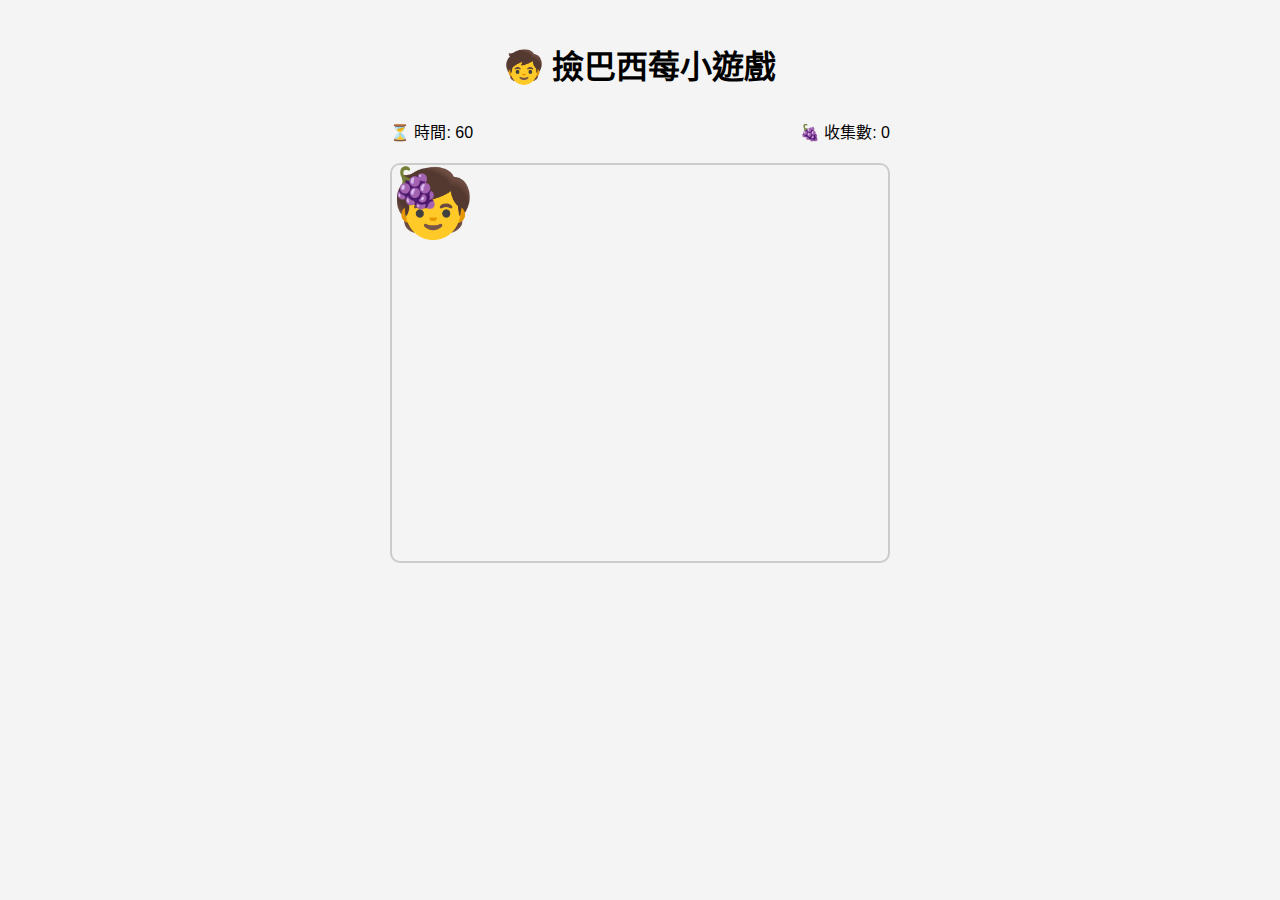
<file: index.html>
<!DOCTYPE html>
<html lang="zh-TW">
<head>
  <meta charset="UTF-8">
  <meta name="viewport" content="width=device-width, initial-scale=1">
  <title>Acai Berry Game</title>
  <link rel="stylesheet" href="style.css" />
</head>
<body>

  <h1>🧒 撿巴西莓小遊戲</h1>

  <div id="ui">
    <div>⏳ 時間: <span id="timer">60</span></div>
    <div>🍇 收集數: <span id="coins">0</span></div>
  </div>

  <div id="mineArea">
    <div id="child">🧒</div>
    <div id="berry">🍇</div>
  </div>

  <div id="game-over" class="hidden">
    🛑 時間到！<br>
    你總共收集了 <span id="final-coins">0</span> 顆巴西莓！
  </div>
  <script type="text/javascript" src="game.js"></script>
</body>
</html>
</file>
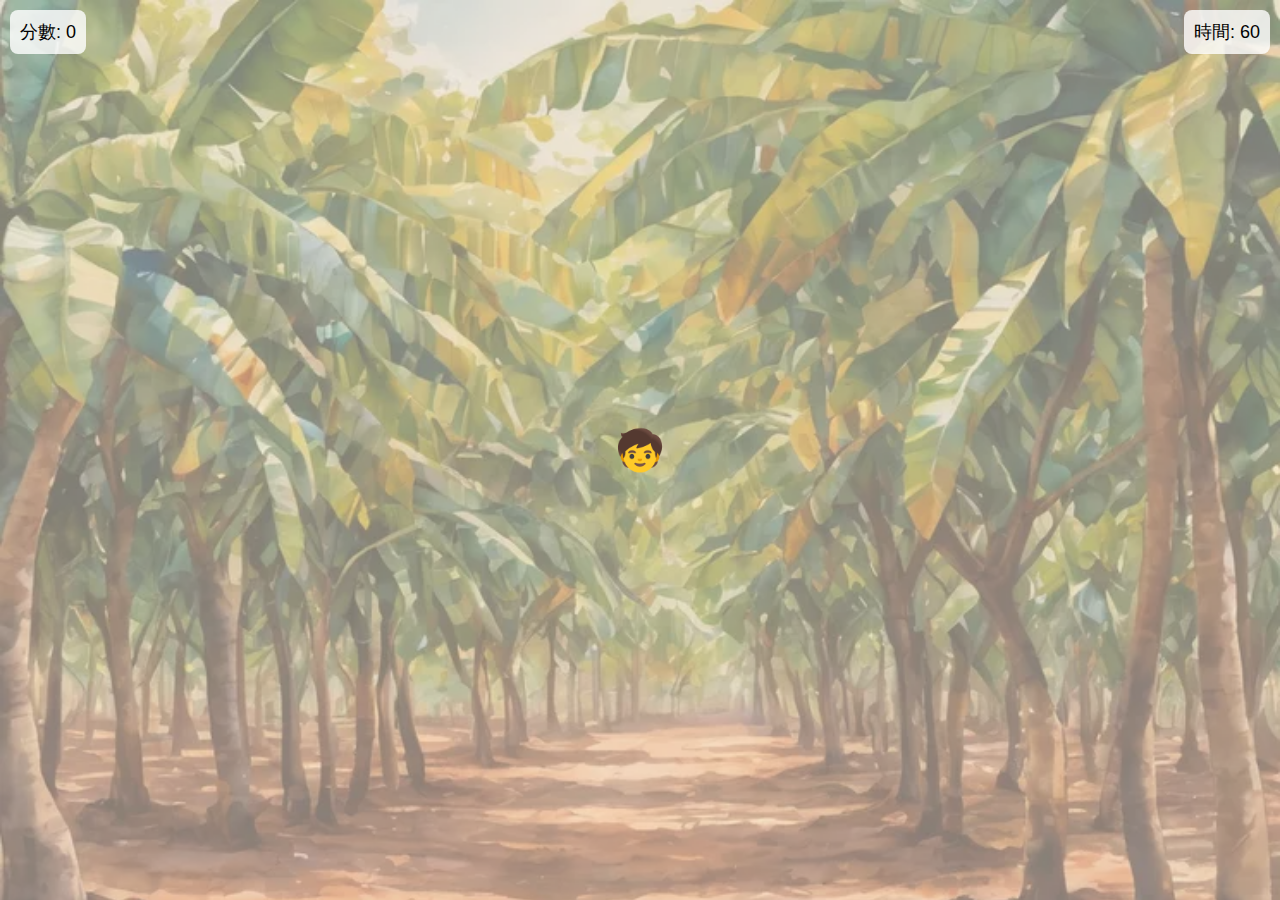
<file: chocolate.html>
<!DOCTYPE html>
<head>
  <meta charset="UTF-8">
  <meta name="viewport" content="width=device-width, initial-scale=1">
  <title>Chocolate Game</title>
  <link rel="stylesheet" href="chocolatecss.css" />
</head>
<body>
<div id="game">
  <div id="player">🧒</div>
  <div id="score">分數: 0</div>
  <div id="timer">時間: 60</div>
</div>
<script type="text/javascript" src="chocolatejs.js"></script>
</body>
</html>
</file>
<file: style.css>
* {
  box-sizing: border-box;
}

body {
  font-family: sans-serif;
  background: #f4f4f4;
  display: flex;
  flex-direction: column;
  align-items: center;
  margin: 0;
  padding: 20px;
}

#mineArea {
  position: relative;
  width: 500px;
  height: 400px;
  /*background-image: url('https://images.unsplash.com/photo-1590080876270-0744170c61e0'); /* 巴西莓背景圖 */
  background-size: cover;
  border: 2px solid #ccc;
  margin-top: 20px;
  overflow: hidden;
  border-radius: 10px;
}

#child {
  position: absolute;
  font-size: 66px; /* 放大瘦小孩 icon */
  left: 0;
  top: 0;
}

#berry {
  position: absolute;
  font-size: 39px;
}

#ui {
  display: flex;
  justify-content: space-between;
  width: 500px;
  margin-top: 10px;
}

#game-over {
  display: none;
  text-align: center;
  font-size: 24px;
  margin-top: 20px;
  color: red;
}

.hidden {
  display: none;
}
</file>
<file: chocolatecss.css>
body {
  margin: 0;
  padding: 0;
  overflow: hidden;
  font-family: sans-serif;
  background: #f2e6d9;
}

#game {
  position: relative;
  width: 100vw;
  height: 100vh;
  background-image: url("output-onlinetools-2.webp");
  background-size: cover;
}

#player {
  position: absolute;
  font-size: 40px;
  top: 50%;
  left: 50%;
  transform: translate(-50%, -50%);
}

.item {
  position: absolute;
  font-size: 32px;
}

#score, #timer {
  position: absolute;
  top: 10px;
  padding: 10px;
  background: rgba(255,255,255,0.8);
  border-radius: 8px;
  font-size: 18px;
  z-index: 10;
}

#score { left: 10px; }
#timer { right: 10px; }
</file>
